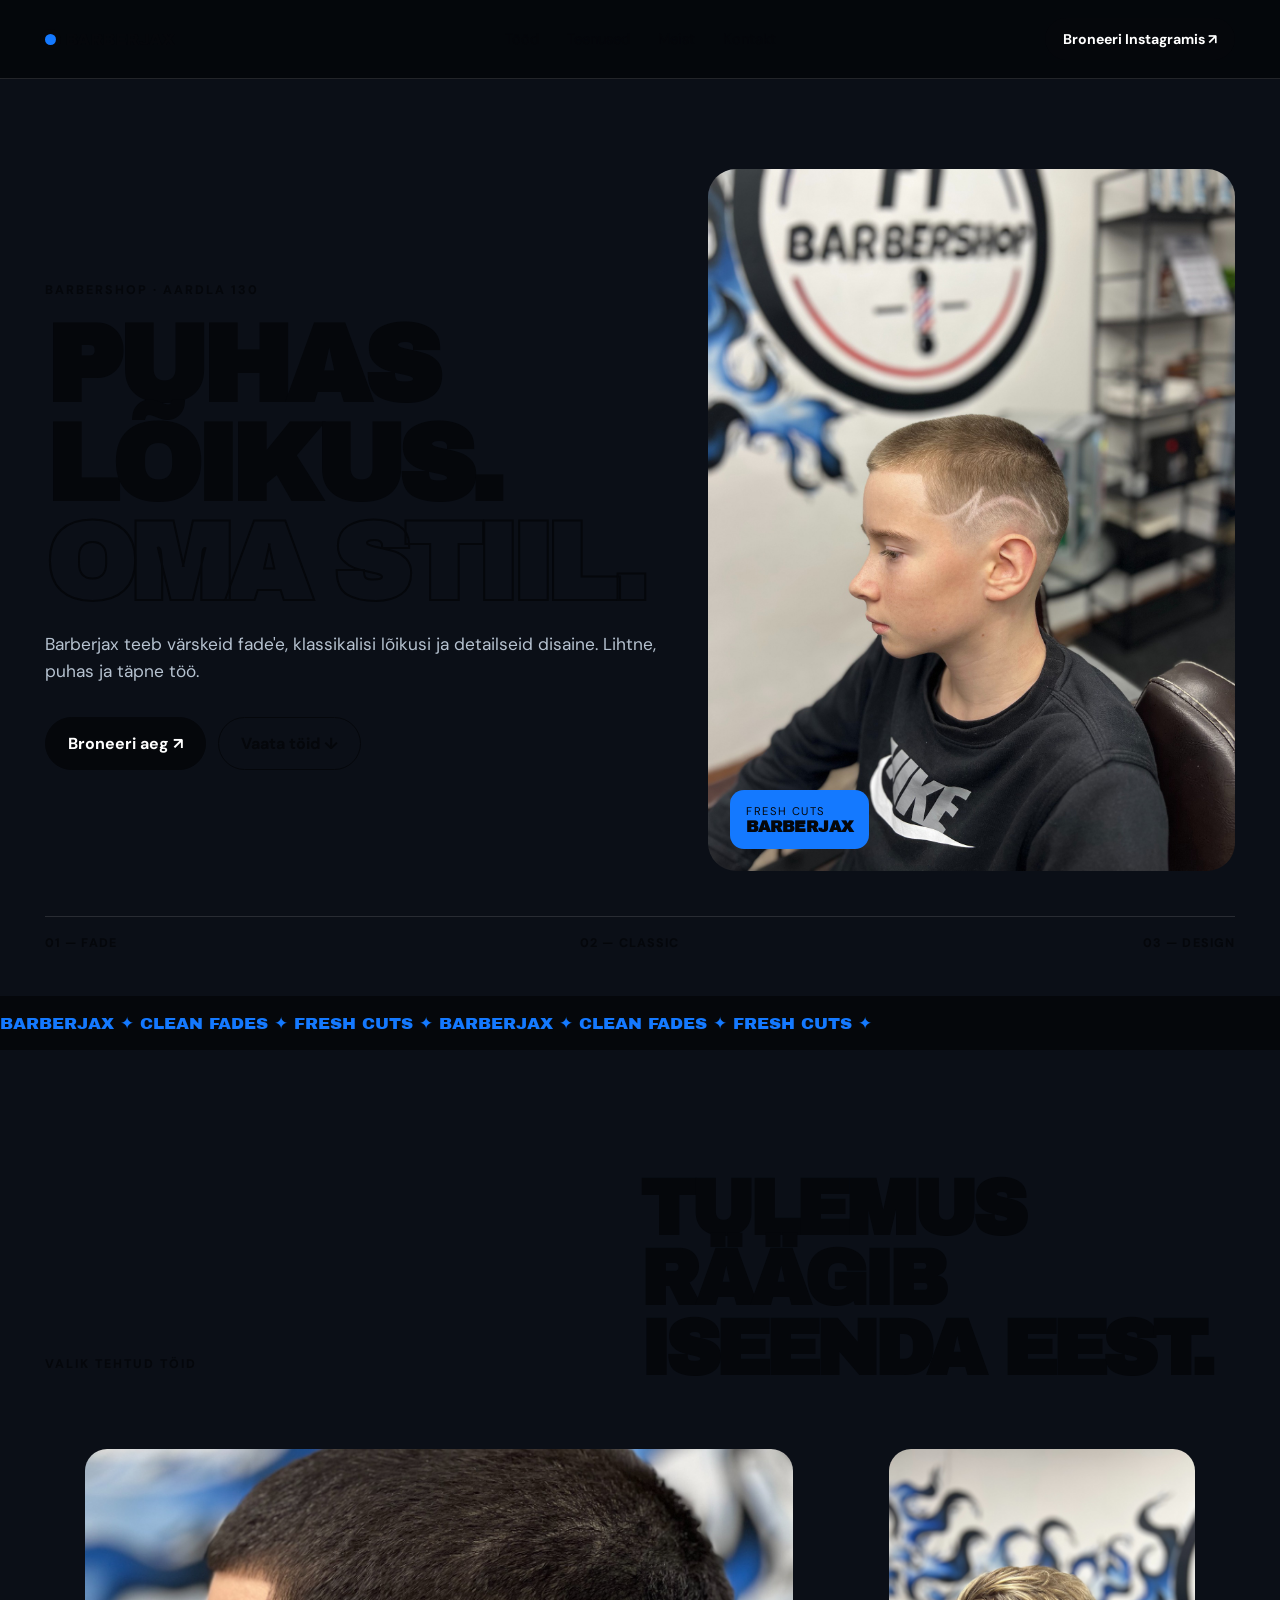
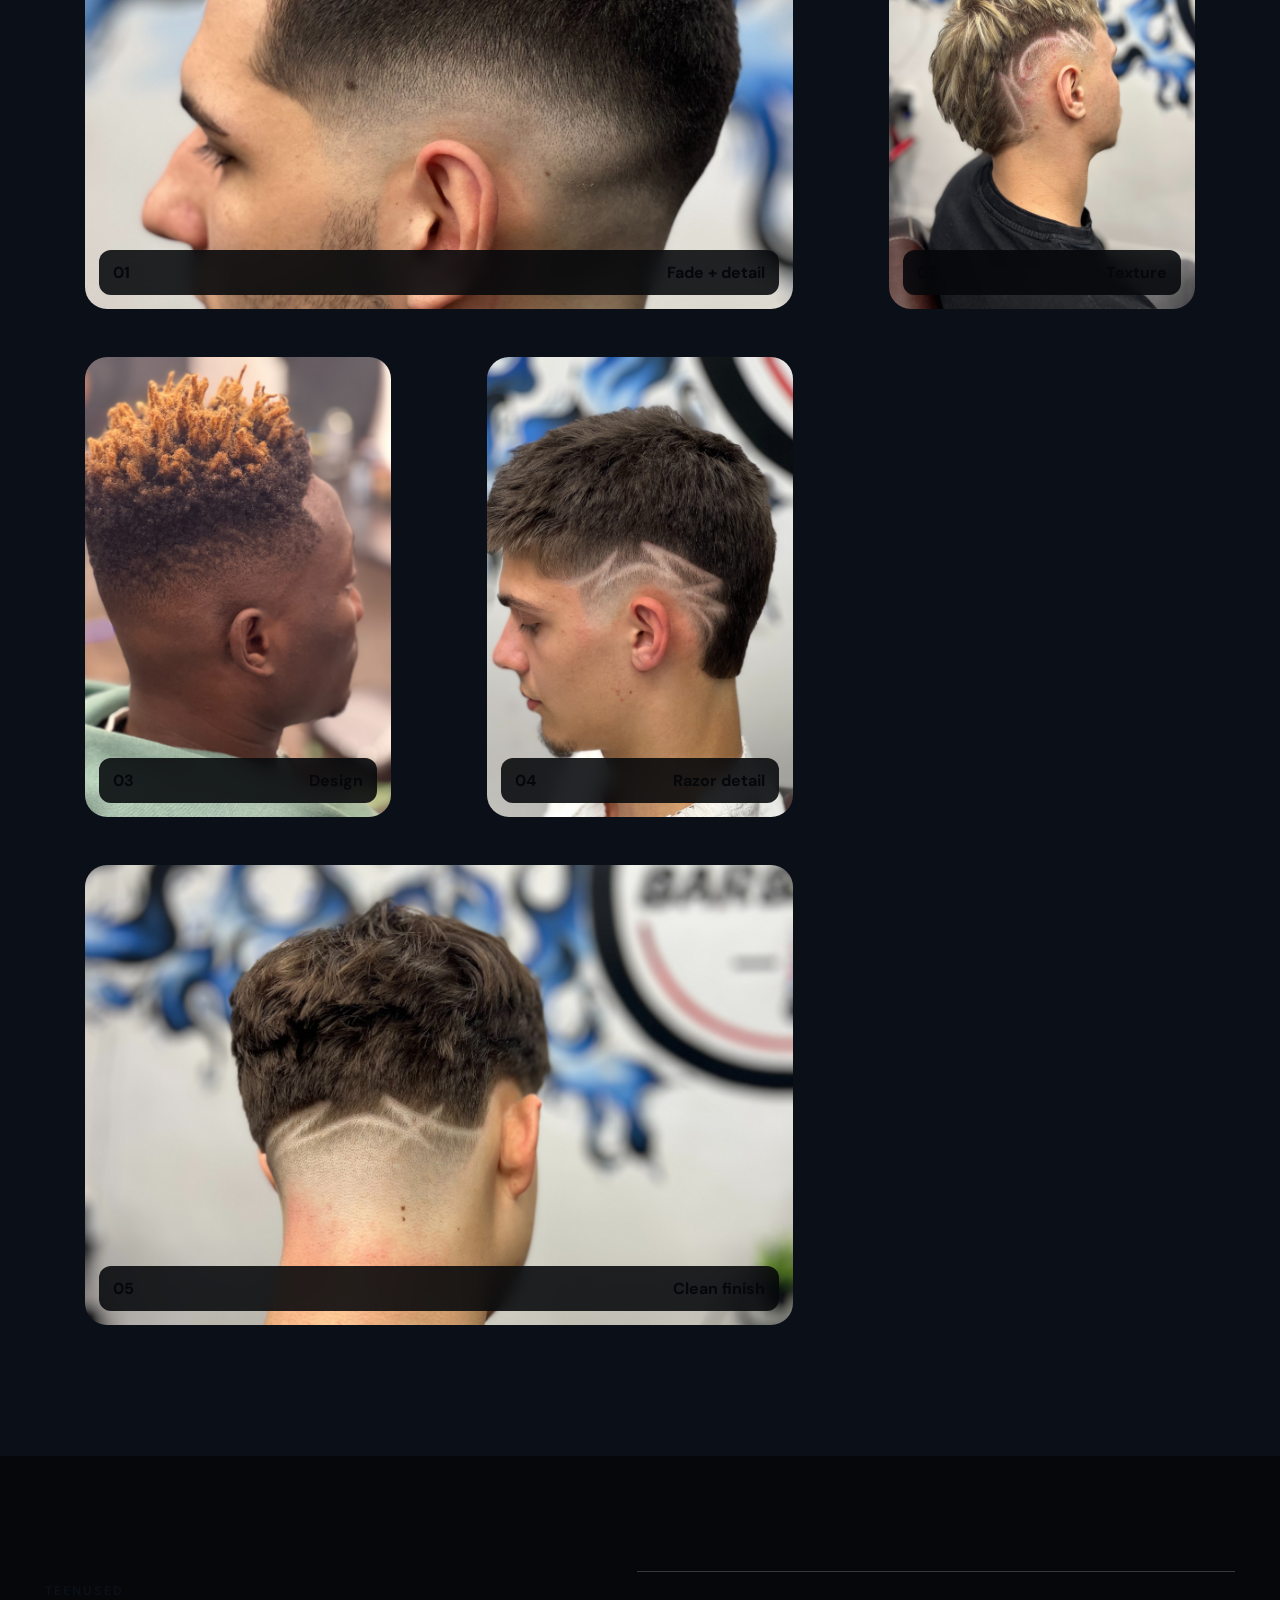
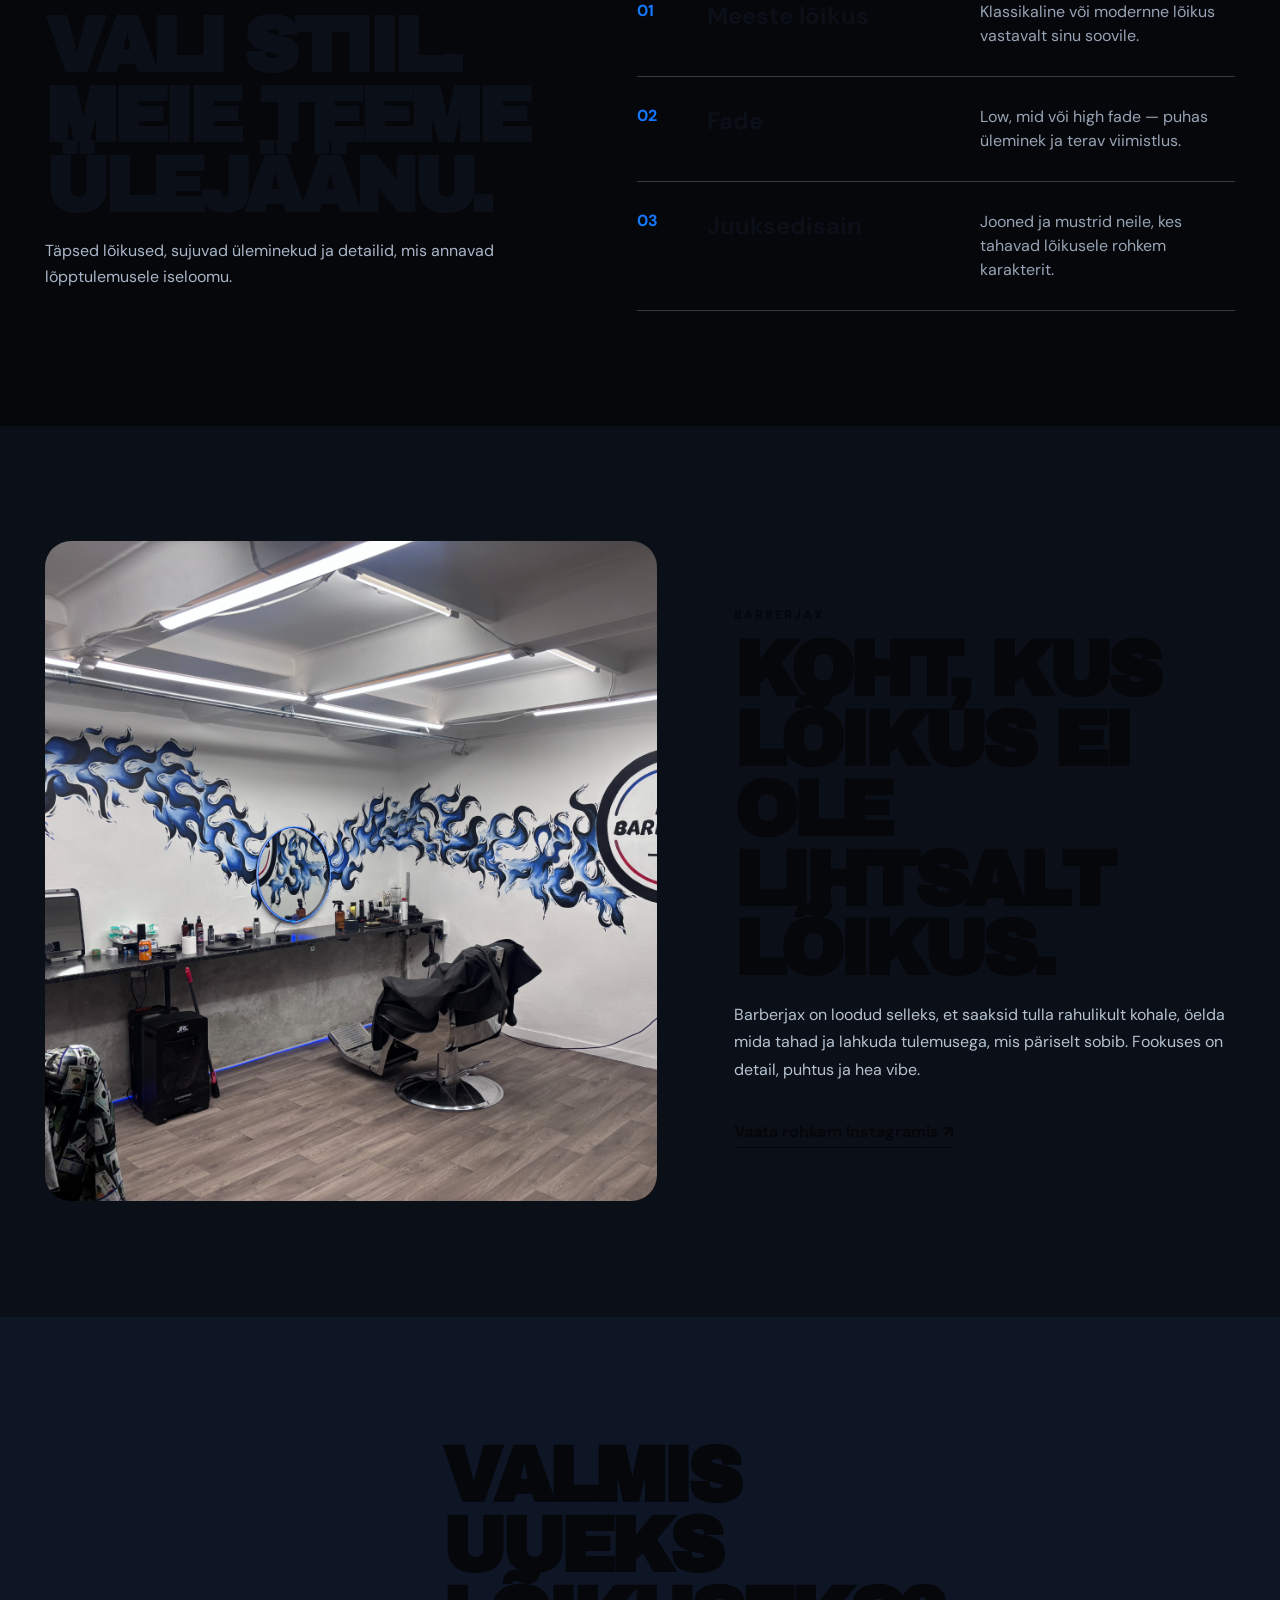
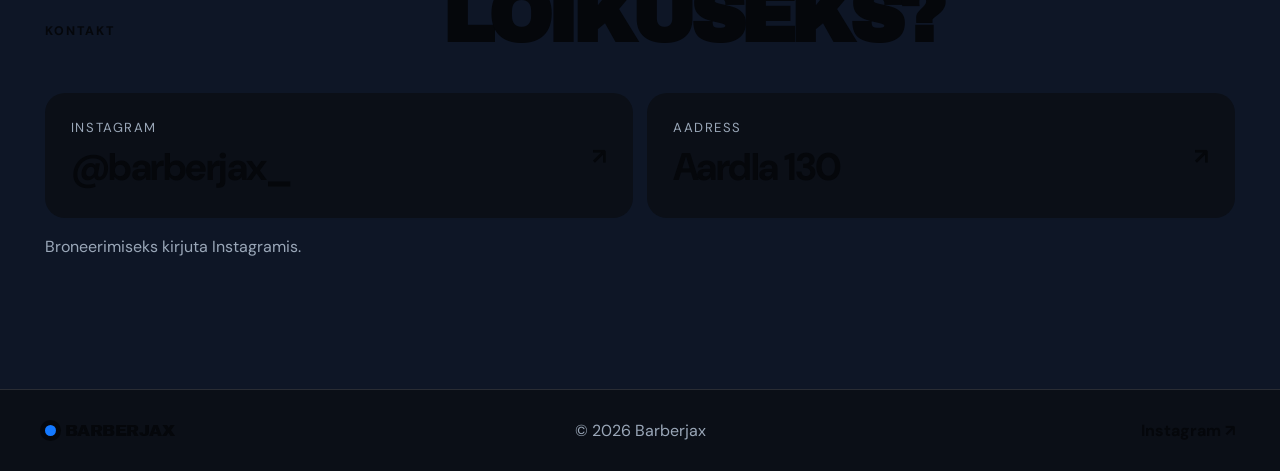
<file: barberjax_new/index.html>
<!doctype html>
<html lang="et">
<head>
  <meta charset="utf-8">
  <meta name="viewport" content="width=device-width,initial-scale=1">
  <meta name="theme-color" content="#05070b">
  <meta name="description" content="Barberjax — meestejuuksur Aardla 130. Puhas fade, täpne lõikus ja oma stiil.">
  <title>Barberjax — barbershop</title>
  <link rel="preconnect" href="https://fonts.googleapis.com">
  <link rel="preconnect" href="https://fonts.gstatic.com" crossorigin>
  <link href="https://fonts.googleapis.com/css2?family=Archivo+Black&family=DM+Sans:wght@400;500;600;700&display=swap" rel="stylesheet">
  <link rel="stylesheet" href="styles.css">
</head>
<body>
  <header class="header" id="top">
    <a class="brand" href="#top" aria-label="Barberjax avaleht"><span class="brand-dot"></span>BARBERJAX</a>
    <button class="menu" aria-label="Ava menüü" aria-expanded="false"><span></span><span></span></button>
    <nav class="nav">
      <a href="#tood">Tööd</a>
      <a href="#teenused">Teenused</a>
      <a href="#meist">Meist</a>
      <a href="#kontakt">Kontakt</a>
    </nav>
    <a class="pill" href="https://www.instagram.com/barberjax_/" target="_blank" rel="noopener">Broneeri Instagramis ↗</a>
  </header>

  <main>
    <section class="hero">
      <div class="hero-copy reveal">
        <p class="eyebrow">BARBERSHOP · AARDLA 130</p>
        <h1>PUHAS LÕIKUS.<br><em>OMA STIIL.</em></h1>
        <p class="lead">Barberjax teeb värskeid fade'e, klassikalisi lõikusi ja detailseid disaine. Lihtne, puhas ja täpne töö.</p>
        <div class="actions">
          <a class="btn dark" href="https://www.instagram.com/barberjax_/" target="_blank" rel="noopener">Broneeri aeg ↗</a>
          <a class="btn light" href="#tood">Vaata töid ↓</a>
        </div>
      </div>
      <div class="hero-card reveal">
        <img src="assets/g4.jpg" alt="Barberjaxi tehtud lõikus">
        <div class="floating-label"><span>FRESH CUTS</span><strong>BARBERJAX</strong></div>
      </div>
      <div class="hero-bottom reveal">
        <span>01 — FADE</span><span>02 — CLASSIC</span><span>03 — DESIGN</span>
      </div>
    </section>

    <section class="ticker" aria-hidden="true"><div>BARBERJAX ✦ CLEAN FADES ✦ FRESH CUTS ✦ BARBERJAX ✦ CLEAN FADES ✦ FRESH CUTS ✦</div></section>

    <section class="section work" id="tood">
      <div class="section-title reveal">
        <p>VALIK TEHTUD TÖID</p>
        <h2>TULEMUS RÄÄGIB<br>ISEENDA EEST.</h2>
      </div>
      <div class="gallery">
        <figure class="card wide reveal"><img src="assets/g1.jpg" alt="Barberjaxi fade lõikus" loading="lazy"><figcaption><span>01</span> Fade + detail</figcaption></figure>
        <figure class="card reveal"><img src="assets/g2.jpg" alt="Barberjaxi lokkis soeng" loading="lazy"><figcaption><span>02</span> Texture</figcaption></figure>
        <figure class="card reveal"><img src="assets/g3.jpg" alt="Barberjaxi juuksedisain" loading="lazy"><figcaption><span>03</span> Design</figcaption></figure>
        <figure class="card reveal"><img src="assets/g5.jpg" alt="Barberjaxi juuksedisain" loading="lazy"><figcaption><span>04</span> Razor detail</figcaption></figure>
        <figure class="card wide reveal"><img src="assets/g6.jpg" alt="Barberjaxi töö" loading="lazy"><figcaption><span>05</span> Clean finish</figcaption></figure>
      </div>
    </section>

    <section class="section services" id="teenused">
      <div class="services-copy reveal">
        <p class="mini">TEENUSED</p>
        <h2>VALI STIIL.<br>MEIE TEEME ÜLEJÄÄNU.</h2>
        <p>Täpsed lõikused, sujuvad üleminekud ja detailid, mis annavad lõpptulemusele iseloomu.</p>
      </div>
      <div class="service-list reveal">
        <div><span>01</span><h3>Meeste lõikus</h3><p>Klassikaline või modernne lõikus vastavalt sinu soovile.</p></div>
        <div><span>02</span><h3>Fade</h3><p>Low, mid või high fade — puhas üleminek ja terav viimistlus.</p></div>
        <div><span>03</span><h3>Juuksedisain</h3><p>Jooned ja mustrid neile, kes tahavad lõikusele rohkem karakterit.</p></div>
      </div>
    </section>

    <section class="about section" id="meist">
      <div class="about-image reveal"><img src="assets/hero-bg.png" alt="Barberjaxi salong"></div>
      <div class="about-copy reveal">
        <p class="mini">BARBERJAX</p>
        <h2>KOHT, KUS LÕIKUS EI OLE LIHTSALT LÕIKUS.</h2>
        <p>Barberjax on loodud selleks, et saaksid tulla rahulikult kohale, öelda mida tahad ja lahkuda tulemusega, mis päriselt sobib. Fookuses on detail, puhtus ja hea vibe.</p>
        <a class="arrow-link" href="https://www.instagram.com/barberjax_/" target="_blank" rel="noopener">Vaata rohkem Instagramis ↗</a>
      </div>
    </section>

    <section class="section contact" id="kontakt">
      <div class="contact-head reveal">
        <p class="mini">KONTAKT</p>
        <h2>VALMIS<br>UUEKS LÕIKUSEKS?</h2>
      </div>
      <div class="contact-grid reveal">
        <a class="contact-card" href="https://www.instagram.com/barberjax_/" target="_blank" rel="noopener"><span>Instagram</span><strong>@barberjax_</strong><b>↗</b></a>
        <a class="contact-card" href="https://www.google.com/maps/search/?api=1&query=Aardla+130" target="_blank" rel="noopener"><span>Aadress</span><strong>Aardla 130</strong><b>↗</b></a>
      </div>
      <p class="contact-note reveal">Broneerimiseks kirjuta Instagramis.</p>
    </section>
  </main>

  <footer><a class="brand" href="#top"><span class="brand-dot"></span>BARBERJAX</a><p>© <span id="year"></span> Barberjax</p><a href="https://www.instagram.com/barberjax_/" target="_blank" rel="noopener">Instagram ↗</a></footer>
  <script src="script.js"></script>
</body>
</html>
</file>
<file: barberjax_new/styles.css>
:root{--ink:#05070b;--paper:#0b0f17;--cream:#0e1626;--accent:#1479ff;--muted:#9aa7b8;--line:rgba(255,255,255,.12)}
*{box-sizing:border-box}html{scroll-behavior:smooth}body{margin:0;background:var(--paper);color:var(--ink);font-family:"DM Sans",sans-serif}img{display:block;width:100%;height:100%;object-fit:cover}a{color:inherit;text-decoration:none}.header{position:sticky;top:0;z-index:20;display:grid;grid-template-columns:1fr auto 1fr;align-items:center;padding:18px 3.5vw;background:rgba(5,7,11,.92);backdrop-filter:blur(12px);border-bottom:1px solid var(--line)}.brand{font-family:"Archivo Black",sans-serif;font-size:1.05rem;display:flex;align-items:center;gap:9px;letter-spacing:-.03em}.brand-dot{width:11px;height:11px;border-radius:50%;background:var(--accent);box-shadow:0 0 0 5px var(--ink)}.nav{display:flex;gap:28px;font-size:.92rem}.nav a{opacity:.75}.nav a:hover{opacity:1}.pill{justify-self:end;background:var(--ink);color:white;padding:12px 18px;border-radius:999px;font-weight:700;font-size:.88rem}.menu{display:none;background:none;border:0}.hero{min-height:calc(100vh - 76px);padding:7vw 3.5vw 3.5vw;display:grid;grid-template-columns:1.08fr .92fr;grid-template-rows:1fr auto;gap:3.5vw}.hero-copy{align-self:center;max-width:800px}.eyebrow,.mini,.section-title p{font-size:.78rem;font-weight:700;letter-spacing:.16em}.hero h1,.section h2{font-family:"Archivo Black",sans-serif;letter-spacing:-.065em;line-height:.91;margin:18px 0}.hero h1{font-size:clamp(4rem,8.5vw,9rem)}.hero h1 em{font-style:normal;color:transparent;-webkit-text-stroke:2px var(--ink)}.lead{max-width:620px;font-size:clamp(1rem,1.35vw,1.28rem);line-height:1.55;color:#b6c2d0}.actions{display:flex;gap:12px;margin-top:32px}.btn{padding:15px 22px;border-radius:999px;font-weight:700;border:1px solid var(--ink)}.btn.dark{background:var(--ink);color:#fff}.btn.light{background:transparent}.hero-card{min-height:620px;position:relative;overflow:hidden;border-radius:28px;background:#111827}.floating-label{position:absolute;left:22px;bottom:22px;background:var(--accent);padding:14px 16px;border-radius:14px;display:flex;flex-direction:column}.floating-label span{font-size:.7rem;letter-spacing:.13em}.floating-label strong{font-family:"Archivo Black"}.hero-bottom{grid-column:1/-1;display:flex;justify-content:space-between;border-top:1px solid var(--line);padding-top:18px;font-size:.78rem;font-weight:700;letter-spacing:.09em}.ticker{overflow:hidden;background:var(--ink);color:var(--accent);padding:17px 0;font-family:"Archivo Black";white-space:nowrap}.ticker div{font-size:1.05rem;animation:scroll 18s linear infinite}@keyframes scroll{to{transform:translateX(-50%)}}.section{padding:9vw 3.5vw}.section-title{display:grid;grid-template-columns:1fr 1fr;align-items:end;margin-bottom:48px}.section h2{font-size:clamp(3rem,6vw,7rem);margin:10px 0 0}.gallery{display:grid;grid-template-columns:repeat(3,1fr);gap:16px}.card{height:460px;border-radius:22px;overflow:hidden;position:relative;background:#111827}.card.wide{grid-column:span 2}.card img{transition:transform .5s ease}.card:hover img{transform:scale(1.035)}figcaption{position:absolute;left:14px;right:14px;bottom:14px;display:flex;justify-content:space-between;background:rgba(5,7,11,.88);backdrop-filter:blur(8px);padding:12px 14px;border-radius:12px;font-weight:700}.services{background:var(--ink);color:var(--paper);display:grid;grid-template-columns:.9fr 1.1fr;gap:8vw}.services-copy p:not(.mini){color:#a9b6c7;max-width:520px;line-height:1.65}.service-list{border-top:1px solid rgba(255,255,255,.2)}.service-list>div{display:grid;grid-template-columns:52px 1fr 1fr;gap:18px;padding:28px 0;border-bottom:1px solid rgba(255,255,255,.2);align-items:start}.service-list span{color:var(--accent);font-weight:700}.service-list h3{font-size:1.5rem;margin:0}.service-list p{margin:0;color:#98a4b5;line-height:1.5}.about{display:grid;grid-template-columns:1.1fr .9fr;gap:6vw;align-items:center}.about-image{height:660px;border-radius:26px;overflow:hidden}.about-copy p:not(.mini){color:#b6c2d0;line-height:1.7;max-width:620px}.arrow-link{display:inline-block;margin-top:22px;font-weight:800;border-bottom:1px solid var(--ink);padding-bottom:5px}.contact{background:var(--cream)}.contact-head{display:grid;grid-template-columns:1fr 2fr;align-items:end}.contact-grid{display:grid;grid-template-columns:1fr 1fr;gap:14px;margin-top:42px}.contact-card{background:var(--paper);border-radius:20px;padding:26px;display:grid;grid-template-columns:1fr auto;gap:6px}.contact-card span{grid-column:1/-1;color:var(--muted);font-size:.82rem;text-transform:uppercase;letter-spacing:.12em}.contact-card strong{font-size:clamp(1.5rem,3vw,3rem);letter-spacing:-.04em}.contact-card b{font-size:1.4rem}.contact-note{margin-top:18px;color:#9aa7b8}footer{padding:30px 3.5vw;display:grid;grid-template-columns:1fr auto 1fr;align-items:center;border-top:1px solid var(--line)}footer p{margin:0;color:var(--muted)}footer>a:last-child{justify-self:end;font-weight:700}.reveal{opacity:0;transform:translateY(28px);transition:.7s cubic-bezier(.2,.7,.2,1)}.reveal.visible{opacity:1;transform:none}
@media(max-width:900px){.header{grid-template-columns:1fr auto}.pill{display:none}.menu{display:block;width:40px;height:40px;justify-self:end}.menu span{display:block;width:22px;height:2px;background:var(--ink);margin:5px auto}.nav{position:fixed;top:73px;left:0;right:0;background:var(--paper);padding:24px 3.5vw;display:none;flex-direction:column;border-bottom:1px solid var(--line)}.nav.open{display:flex}.hero{grid-template-columns:1fr;padding-top:11vw}.hero-card{min-height:520px}.hero-bottom{grid-column:1}.section-title,.services,.about,.contact-head{grid-template-columns:1fr}.gallery{grid-template-columns:1fr 1fr}.card,.card.wide{grid-column:span 1;height:420px}.services{gap:45px}.service-list>div{grid-template-columns:40px 1fr}.service-list p{grid-column:2}.about-image{height:520px}.contact-grid{grid-template-columns:1fr}.contact-head h2{margin-top:12px}footer{grid-template-columns:1fr auto}footer p{display:none}}
@media(max-width:560px){.hero{padding:12vw 18px 28px}.header,.section,footer{padding-left:18px;padding-right:18px}.hero h1{font-size:clamp(3.2rem,17vw,5.5rem)}.hero h1 em{-webkit-text-stroke:1.3px var(--ink)}.hero-card{min-height:430px}.actions{flex-direction:column;align-items:stretch}.btn{text-align:center}.hero-bottom{gap:12px;overflow:auto}.section{padding-top:80px;padding-bottom:80px}.section h2{font-size:clamp(2.7rem,14vw,4.8rem)}.gallery{grid-template-columns:1fr}.card,.card.wide{height:430px}.about-image{height:450px}.contact-card strong{font-size:1.9rem}footer>a:last-child{font-size:.9rem}}
</file>
